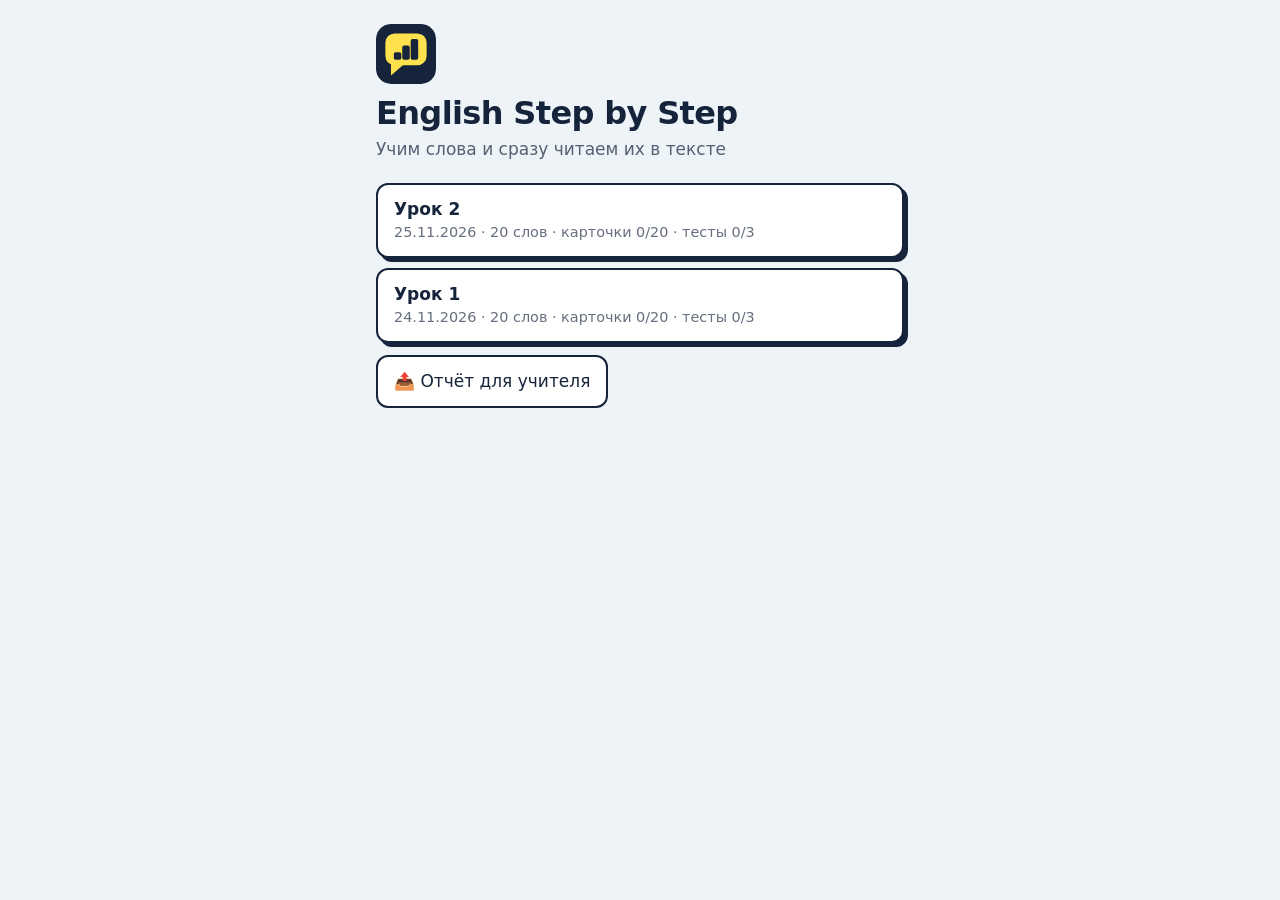
<file: index.html>
<!doctype html>
<html lang="ru">
<head>
<meta charset="utf-8">
<meta name="viewport" content="width=device-width,initial-scale=1,viewport-fit=cover">
<meta name="theme-color" content="#eef3f8">
<title>English Step by Step</title>
<link rel="icon" type="image/svg+xml" href="data:image/svg+xml,%3Csvg%20xmlns%3D%22http%3A//www.w3.org/2000/svg%22%20viewBox%3D%220%200%2064%2064%22%3E%3Crect%20width%3D%2264%22%20height%3D%2264%22%20rx%3D%2216%22%20fill%3D%22%2315233b%22/%3E%3Crect%20x%3D%2210%22%20y%3D%2210%22%20width%3D%2244%22%20height%3D%2234%22%20rx%3D%2210%22%20fill%3D%22%23ffe14d%22/%3E%3Cpath%20d%3D%22M16%2040%20L16%2055%20L32%2041%20Z%22%20fill%3D%22%23ffe14d%22/%3E%3Crect%20x%3D%2219%22%20y%3D%2230%22%20width%3D%228%22%20height%3D%228%22%20rx%3D%222%22%20fill%3D%22%2315233b%22/%3E%3Crect%20x%3D%2228%22%20y%3D%2223%22%20width%3D%228%22%20height%3D%2215%22%20rx%3D%222%22%20fill%3D%22%2315233b%22/%3E%3Crect%20x%3D%2237%22%20y%3D%2216%22%20width%3D%228%22%20height%3D%2222%22%20rx%3D%222%22%20fill%3D%22%2315233b%22/%3E%3C/svg%3E">
<link rel="icon" type="image/png" sizes="32x32" href="[data-uri]">
<link rel="apple-touch-icon" href="[data-uri]">
<style>
:root{--ink:#15233b;--paper:#eef3f8;--mark:#ffe14d;--good:#1f9d6b;--bad:#d64550;--line:#c9d4e3}
*{box-sizing:border-box}
html{background:var(--paper)}
body{margin:0;font:17px/1.5 system-ui,-apple-system,"Segoe UI",sans-serif;color:var(--ink);background:var(--paper)}
main{max-width:560px;margin:0 auto;padding:20px 16px 48px}
h1{font-size:2rem;line-height:1.1;margin:12px 0 6px;font-weight:800;letter-spacing:-.02em}
h2{font-size:1.4rem;margin:8px 0 14px}
header p,.sub{margin:0 0 20px;opacity:.7}
button,input{font:inherit;color:inherit}
button{cursor:pointer;border:2px solid var(--ink);background:#fff;border-radius:12px;padding:12px 16px;text-align:left}
button:active{transform:translateY(1px)}
button:focus-visible,input:focus-visible{outline:3px solid var(--mark);outline-offset:2px}
.list{display:grid;gap:10px}
.card{display:flex;justify-content:space-between;align-items:center;width:100%;box-shadow:4px 4px 0 var(--ink)}
.card small{display:block;opacity:.65;font-size:.9rem}.card em{font-style:normal;font-weight:700;background:var(--mark);padding:2px 10px;border-radius:8px;margin-left:8px}
.card.done{background:var(--mark)}
.back{border:0;background:none;padding:6px 0;margin-bottom:6px;font-weight:600}
.modes{display:grid;gap:10px}
.mode{display:flex;gap:12px;align-items:center;width:100%;box-shadow:4px 4px 0 var(--ink)}
.mode i{font-style:normal;font-size:1.6rem}
.mode b{display:block}
.mode small{opacity:.65}
.mode em{margin-left:auto;font-style:normal;font-weight:700}
.flash{display:grid;grid-template-columns:1fr 1fr;gap:10px}
.flash button{min-height:84px;display:flex;flex-direction:column;justify-content:center;gap:2px}
.flash b{font-size:1.15rem}
.flash small{opacity:.8}
.bar{height:10px;border:2px solid var(--ink);border-radius:9px;background:#fff;margin:6px 0 22px;overflow:hidden}
.bar i{display:block;height:100%;background:var(--ink);transition:width .25s}
.big{font-size:1.7rem;font-weight:800;line-height:1.25;margin:0 0 6px}
.hint{opacity:.65;margin:0 0 16px}
.opts{display:grid;gap:10px;margin-top:16px}
.opts button.ok,.ok{border-color:var(--good);background:#e2f5ec}
.opts button.no,.no{border-color:var(--bad);background:#fbe6e8}
input{width:100%;margin:12px 0;padding:14px;border:2px solid var(--ink);border-radius:12px;background:#fff;font-size:1.2rem}
.main{width:100%;background:var(--ink);color:#fff;text-align:center;font-weight:700}
.ghost{margin-bottom:8px}
#fb{min-height:1.6em;font-weight:700;margin:12px 0}
.read{font:1.25rem/1.8 Georgia,"Times New Roman",serif;background:#fff;border:2px solid var(--ink);border-radius:14px;padding:18px;box-shadow:4px 4px 0 var(--ink)}
.read mark{background:linear-gradient(transparent 38%,var(--mark) 38%);color:inherit;padding:0 2px;cursor:pointer;font-weight:700}
#tip{min-height:3em;margin:14px 0;font-weight:700}
.row{display:flex;gap:10px;flex-wrap:wrap;margin-top:12px}
.score{font-size:3rem;font-weight:800;margin:10px 0}
@media (prefers-reduced-motion:reduce){*{transition:none!important}}
.flash button.seen{background:#e2f5ec;border-color:var(--good)}
.rep{white-space:pre-wrap;font:1rem/1.6 inherit;background:#fff;border:2px solid var(--ink);border-radius:12px;padding:14px;margin:0 0 14px}
.row .main{width:auto}
textarea{width:100%;font:inherit;padding:12px;border:2px solid var(--ink);border-radius:12px;background:#fff;margin:4px 0 14px;min-height:90px}
label{font-weight:700;display:block}
.out{white-space:pre-wrap;word-break:break-word;font:.9rem/1.5 ui-monospace,Consolas,monospace;background:#fff;border:2px solid var(--ink);border-radius:12px;padding:12px;margin-top:16px}
[hidden]{display:none!important}
html{-webkit-text-size-adjust:100%}
button{touch-action:manipulation;-webkit-tap-highlight-color:transparent}
main{padding-bottom:calc(48px + env(safe-area-inset-bottom))}
.card,.mode{min-height:60px}
.opts button{padding:16px}
.dock{position:sticky;bottom:0;padding:10px 0 calc(10px + env(safe-area-inset-bottom));background:var(--paper)}
.dock .main{padding:16px;font-size:1.1rem}
#cnt{position:sticky;top:0;z-index:2;background:var(--paper);padding:8px 0;margin:0 0 8px;opacity:1;font-weight:600}
@media (max-width:420px){main{padding:14px 12px 40px}h1{font-size:1.7rem}.big{font-size:1.5rem}.read{font-size:1.15rem;padding:14px}.flash{gap:8px}}
.logo{width:60px;height:60px;display:block;margin:4px 0 6px;border-radius:14px}
</style>
</head>
<body>
<main id="app"></main>
<!-- Содержимое уроков лежит в data.js. Версия в конце адреса нужна, чтобы после правки на GitHub страница сразу показывала новое. -->
<script>document.write('<script src="data.js?v='+Date.now()+'"><\/script>');</script>
<script>
(function(){
var A=window.APP,root=document.getElementById('app'),T=A.theme||{};
for(var k in T)document.documentElement.style.setProperty('--'+(k==='accent'?'ink':k),T[k]);
document.title=A.title;
var LOGO='<svg class="logo" xmlns="http://www.w3.org/2000/svg" viewBox="0 0 64 64" role="img" aria-label="English Step by Step"><rect width="64" height="64" rx="16" fill="#15233b"/><rect x="10" y="10" width="44" height="34" rx="10" fill="#ffe14d"/><path d="M16 40 L16 55 L32 41 Z" fill="#ffe14d"/><rect x="19" y="30" width="8" height="8" rx="2" fill="#15233b"/><rect x="28" y="23" width="8" height="15" rx="2" fill="#15233b"/><rect x="37" y="16" width="8" height="22" rx="2" fill="#15233b"/></svg>';
var sh=function(a){return a.slice().sort(function(){return Math.random()-.5})};
var norm=function(s){return s.trim().toLowerCase().replace(/[.,!?"“”]/g,'')};
function speak(t){try{speechSynthesis.cancel();var u=new SpeechSynthesisUtterance(t);u.lang='en-US';u.rate=.85;speechSynthesis.speak(u)}catch(e){}}
function today(){var d=new Date();return d.getFullYear()+'-'+('0'+(d.getMonth()+1)).slice(-2)+'-'+('0'+d.getDate()).slice(-2)}
function fmt(d){var p=(d||'').split('-');return p.length===3?p[2]+'.'+p[1]+'.'+p[0]:''}
var P={};try{P=JSON.parse(localStorage.getItem('eng-p')||'{}')}catch(e){}
function store(){try{localStorage.setItem('eng-p',JSON.stringify(P))}catch(e){}}
function save(k,v){if((P[k]||0)<v){P[k]=v;store()}}
function K(i){var L=A.lessons[i];return L.id||L.title}
function seen(i){var s=P['seen:'+K(i)]||[];return A.lessons[i].words.filter(function(w){return s.indexOf(w.en)>=0}).length}
function markSeen(i,en){var s=P['seen:'+K(i)]||[];if(s.indexOf(en)<0){s.push(en);P['seen:'+K(i)]=s;store()}}
function pc(i,m){var v=P[K(i)+'-'+m];return v==null?'—':v+'%'}
(function(){var d=P.days||[];if(d.indexOf(today())<0){d.push(today());P.days=d;store()}})();
function rx(W,f){return new RegExp('\\b('+W.map(function(w){return w.en}).join('|')+')(s|es|ed|d|ing)?\\b',f)}
function on(sel,fn){root.querySelectorAll(sel).forEach(function(b){b.onclick=function(){fn(b)}})}
var MODES=[['learn','📖','Слова','Карточки: нажми — увидишь перевод'],['read','📚','Читаем','Текст с этими словами'],['quiz','🎯','Выбери перевод','Слово → правильный перевод'],['gap','🧩','Вставь слово','Пропуски в тексте урока'],['listen','🎧','Слушай и пиши','Услышь слово и напиши его']];
var TESTS=['quiz','gap','listen'];
function order(){return A.lessons.map(function(_,i){return i}).sort(function(a,b){var x=A.lessons[a].date||'',y=A.lessons[b].date||'';return x<y?1:x>y?-1:b-a})}

function home(){
  root.innerHTML='<header>'+LOGO+'<h1>'+A.title+'</h1><p>'+A.subtitle+'</p></header><div class="list">'+
  order().map(function(i){var l=A.lessons[i],n=l.words.length,s=seen(i),d=TESTS.filter(function(m){return (P[K(i)+'-'+m]||0)>=80}).length;
    return '<button class="card'+(s>=n&&d===TESTS.length?' done':'')+'" data-i="'+i+'"><span><b>'+l.title+'</b><small>'+(l.date?fmt(l.date)+' · ':'')+n+' слов · карточки '+s+'/'+n+' · тесты '+d+'/'+TESTS.length+'</small></span>'+(l.date===today()?'<em>Сегодня</em>':'')+'</button>'}).join('')+
  '</div><div class="row"><button class="ghost" id="rp">📤 Отчёт для учителя</button></div>';
  on('[data-i]',function(b){menu(+b.dataset.i)});
  document.getElementById('rp').onclick=report;
}
function report(){
  var t='Отчёт · '+A.title+' · '+fmt(today())+'\nДней занятий: '+(P.days||[]).length+'\n';
  order().forEach(function(i){var l=A.lessons[i],n=l.words.length,s=seen(i);
    t+='\n'+l.title+(l.date?' ('+fmt(l.date)+')':'')+': карточки '+s+'/'+n+(s>=n?' ✅':'')+' · выбор '+pc(i,'quiz')+' · пропуски '+pc(i,'gap')+' · слух '+pc(i,'listen')});
  root.innerHTML='<button class="back" id="bk">← Все уроки</button><h2>Отчёт</h2><pre class="rep" id="rt"></pre><div class="row"><button class="main" id="sd">Отправить</button><button id="cp">Скопировать</button></div><p id="fb"></p>';
  document.getElementById('rt').textContent=t;
  document.getElementById('bk').onclick=home;
  var fb=document.getElementById('fb');
  function cp(){try{navigator.clipboard.writeText(t).then(function(){fb.textContent='Скопировано — вставь в Telegram'},function(){fb.textContent='Выдели текст выше и скопируй вручную'})}catch(e){fb.textContent='Выдели текст выше и скопируй вручную'}}
  document.getElementById('cp').onclick=cp;
  document.getElementById('sd').onclick=function(){if(navigator.share){navigator.share({text:t}).catch(function(){})}else cp()};
}
function menu(i){
  var L=A.lessons[i];
  root.innerHTML='<button class="back" id="bk">← Все уроки</button><h2>'+L.title+'</h2><div class="modes">'+
  MODES.map(function(m){var e='';if(m[0]==='learn')e=seen(i)+'/'+L.words.length;else if(m[0]==='read')e=P[K(i)+'-read']?'✓':'';else if(P[K(i)+'-'+m[0]]!=null)e=P[K(i)+'-'+m[0]]+'%';
    return '<button class="mode" data-m="'+m[0]+'"><i>'+m[1]+'</i><span><b>'+m[2]+'</b><small>'+m[3]+'</small></span><em>'+e+'</em></button>'}).join('')+'</div>';
  document.getElementById('bk').onclick=home;
  on('[data-m]',function(b){var m=b.dataset.m;m==='learn'?learn(i):m==='read'?read(i):run(i,m)});
}
function back(i){return '<button class="back" id="bk">← '+A.lessons[i].title+'</button>'}
function learn(i){
  var W=A.lessons[i].words;
  root.innerHTML=back(i)+'<h2>Слова</h2><p class="sub" id="cnt"></p><div class="flash">'+W.map(function(w,j){return '<button data-j="'+j+'"><b>'+w.en+'</b><small></small></button>'}).join('')+'</div>';
  document.getElementById('bk').onclick=function(){menu(i)};
  var cnt=document.getElementById('cnt');
  function upd(){var s=seen(i);cnt.textContent=s>=W.length?'✅ Все карточки просмотрены':'Просмотрено '+s+' из '+W.length+'. Нажми на карточку — увидишь перевод.'}
  var P0=P['seen:'+K(i)]||[];
  root.querySelectorAll('[data-j]').forEach(function(b){if(P0.indexOf(W[+b.dataset.j].en)>=0)b.className='seen'});
  upd();
  on('[data-j]',function(b){var w=W[+b.dataset.j],s=b.querySelector('small');s.textContent=s.textContent?'':w.tr;speak(w.en);if(s.textContent){markSeen(i,w.en);b.className='seen';upd()}});
}
function read(i){
  var L=A.lessons[i],W=L.words;
  var html=L.text.replace(rx(W,'gi'),function(m,b){var w=W.filter(function(x){return x.en.toLowerCase()===b.toLowerCase()})[0];return '<mark data-t="'+b.toLowerCase()+' — '+w.tr+'">'+m+'</mark>'});
  root.innerHTML=back(i)+'<h2>Читаем</h2><p class="sub">Выделенные слова — из урока. Нажми на слово, чтобы увидеть перевод.</p><div class="read">'+html+'</div><div id="tip"></div><div class="row"><button id="rd">🔊 Прочитать вслух</button><button id="tr">Показать перевод текста</button></div><p id="trt" class="hint"></p>';
  document.getElementById('bk').onclick=function(){menu(i)};
  on('mark',function(m){document.getElementById('tip').textContent=m.dataset.t;speak(m.textContent)});
  document.getElementById('rd').onclick=function(){speak(L.text)};
  document.getElementById('tr').onclick=function(){var e=document.getElementById('trt');e.textContent=e.textContent?'':L.textTr};
  save(K(i)+'-read',100);
}
function qs(i,mode){
  var L=A.lessons[i],W=L.words,all=A.lessons.reduce(function(a,l){return a.concat(l.words)},[]);
  if(mode==='quiz')return sh(W).map(function(w){var o=sh(all.filter(function(x){return x.tr!==w.tr})).slice(0,3).map(function(x){return x.tr});return{p:w.en,say:w.en,t:'c',a:w.tr,o:sh(o.concat(w.tr))}});
  if(mode==='listen')return sh(W).map(function(w){return{p:'Послушай и напиши',say:w.en,auto:1,t:'w',a:w.en}});
  var out=[];(L.text.match(/[^.!?]+[.!?]+["”]?\s*/g)||[]).forEach(function(s){
    var m=s.match(rx(W,'i'));if(!m)return;
    var w=W.filter(function(x){return x.en.toLowerCase()===m[1].toLowerCase()})[0];
    out.push({p:s.replace(m[0],'_____').trim(),t:'w',a:m[0],h:'Подсказка: '+w.tr})});
  return sh(out);
}
function run(i,mode){
  var Q=qs(i,mode),n=0,sc=0;
  if(!Q.length){root.innerHTML=back(i)+'<p>В тексте урока нет слов из списка — добавь их в text.</p>';document.getElementById('bk').onclick=function(){menu(i)};return}
  function show(){
    if(n>=Q.length){var p=Math.round(sc/Q.length*100);save(K(i)+'-'+mode,p);document.onkeydown=null;
      root.innerHTML='<h2>Готово!</h2><div class="score">'+sc+' / '+Q.length+'</div><p>'+(p>=80?'Отлично, урок идёт хорошо.':'Повтори слова и попробуй ещё раз.')+'</p><div class="row"><button id="again">Ещё раз</button><button id="mn">В меню урока</button></div>';
      document.getElementById('again').onclick=function(){run(i,mode)};document.getElementById('mn').onclick=function(){menu(i)};return}
    var q=Q[n],done=false;
    root.innerHTML=back(i)+'<div class="bar"><i style="width:'+n/Q.length*100+'%"></i></div><p class="big">'+q.p+'</p>'+(q.say?'<button class="ghost" id="sp">🔊 Послушать</button>':'')+(q.h?'<p class="hint">'+q.h+'</p>':'')+
      (q.t==='c'?'<div class="opts">'+q.o.map(function(o){return '<button data-o="'+o+'">'+o+'</button>'}).join('')+'</div>':'<input id="in" autocomplete="off" autocapitalize="off" spellcheck="false" placeholder="Напиши по-английски">')+'<p id="fb"></p><div class="dock">'+(q.t==='c'?'':'<button class="main" id="ok">Проверить</button>')+'<button class="main" id="nx" hidden>Дальше</button></div>';
    document.getElementById('bk').onclick=function(){document.onkeydown=null;menu(i)};
    var fb=document.getElementById('fb'),nx=document.getElementById('nx');
    function fin(good){done=true;if(good)sc++;fb.textContent=good?'Верно!':'Правильно: '+q.a;fb.className=good?'ok':'no';fb.style.background='none';var okb=document.getElementById('ok');if(okb)okb.hidden=true;nx.hidden=false;nx.focus()}
    nx.onclick=function(){n++;show()};
    if(q.say){document.getElementById('sp').onclick=function(){speak(q.say)};if(q.auto)setTimeout(function(){speak(q.say)},300)}
    if(q.t==='c'){on('[data-o]',function(b){if(done)return;var good=b.dataset.o===q.a;b.className=good?'ok':'no';root.querySelectorAll('[data-o]').forEach(function(x){if(x.dataset.o===q.a)x.className='ok'});fin(good)})}
    else{var inp=document.getElementById('in');inp.focus();
      var chk=function(){if(done||!inp.value.trim())return;inp.disabled=true;fin(norm(inp.value)===norm(q.a))};
      document.getElementById('ok').onclick=chk;
      inp.onkeydown=function(e){if(e.key==='Enter')chk()};
      document.onkeydown=function(e){if(e.key==='Enter'&&done)nx.click()}}
  }
  show();
}
home();
})();

</script>
</body>
</html>
</file>
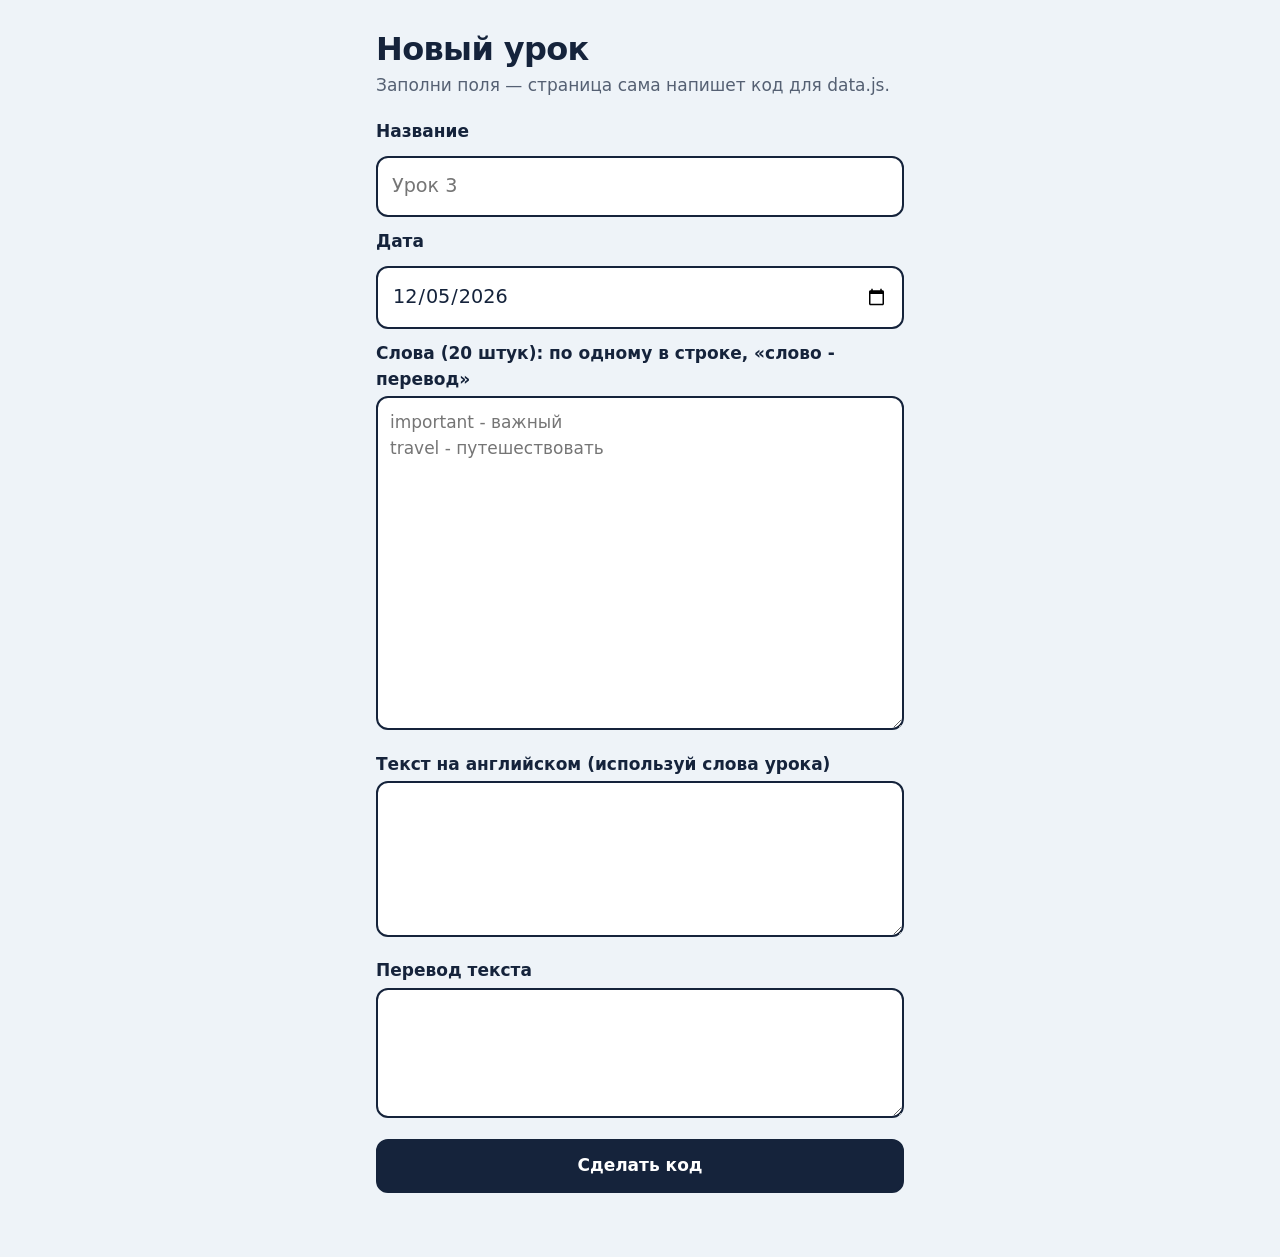
<file: admin.html>
<!doctype html>
<html lang="ru">
<head>
<meta charset="utf-8">
<meta name="viewport" content="width=device-width,initial-scale=1">
<title>Новый урок</title>
<style>
:root{--ink:#15233b;--paper:#eef3f8;--mark:#ffe14d;--good:#1f9d6b;--bad:#d64550;--line:#c9d4e3}
*{box-sizing:border-box}
html{background:var(--paper)}
body{margin:0;font:17px/1.5 system-ui,-apple-system,"Segoe UI",sans-serif;color:var(--ink);background:var(--paper)}
main{max-width:560px;margin:0 auto;padding:20px 16px 48px}
h1{font-size:2rem;line-height:1.1;margin:12px 0 6px;font-weight:800;letter-spacing:-.02em}
h2{font-size:1.4rem;margin:8px 0 14px}
header p,.sub{margin:0 0 20px;opacity:.7}
button,input{font:inherit;color:inherit}
button{cursor:pointer;border:2px solid var(--ink);background:#fff;border-radius:12px;padding:12px 16px;text-align:left}
button:active{transform:translateY(1px)}
button:focus-visible,input:focus-visible{outline:3px solid var(--mark);outline-offset:2px}
.list{display:grid;gap:10px}
.card{display:flex;justify-content:space-between;align-items:center;width:100%;box-shadow:4px 4px 0 var(--ink)}
.card small{display:block;opacity:.65;font-size:.9rem}.card em{font-style:normal;font-weight:700;background:var(--mark);padding:2px 10px;border-radius:8px;margin-left:8px}
.card.done{background:var(--mark)}
.back{border:0;background:none;padding:6px 0;margin-bottom:6px;font-weight:600}
.modes{display:grid;gap:10px}
.mode{display:flex;gap:12px;align-items:center;width:100%;box-shadow:4px 4px 0 var(--ink)}
.mode i{font-style:normal;font-size:1.6rem}
.mode b{display:block}
.mode small{opacity:.65}
.mode em{margin-left:auto;font-style:normal;font-weight:700}
.flash{display:grid;grid-template-columns:1fr 1fr;gap:10px}
.flash button{min-height:84px;display:flex;flex-direction:column;justify-content:center;gap:2px}
.flash b{font-size:1.15rem}
.flash small{opacity:.8}
.bar{height:10px;border:2px solid var(--ink);border-radius:9px;background:#fff;margin:6px 0 22px;overflow:hidden}
.bar i{display:block;height:100%;background:var(--ink);transition:width .25s}
.big{font-size:1.7rem;font-weight:800;line-height:1.25;margin:0 0 6px}
.hint{opacity:.65;margin:0 0 16px}
.opts{display:grid;gap:10px;margin-top:16px}
.opts button.ok,.ok{border-color:var(--good);background:#e2f5ec}
.opts button.no,.no{border-color:var(--bad);background:#fbe6e8}
input{width:100%;margin:12px 0;padding:14px;border:2px solid var(--ink);border-radius:12px;background:#fff;font-size:1.2rem}
.main{width:100%;background:var(--ink);color:#fff;text-align:center;font-weight:700}
.ghost{margin-bottom:8px}
#fb{min-height:1.6em;font-weight:700;margin:12px 0}
.read{font:1.25rem/1.8 Georgia,"Times New Roman",serif;background:#fff;border:2px solid var(--ink);border-radius:14px;padding:18px;box-shadow:4px 4px 0 var(--ink)}
.read mark{background:linear-gradient(transparent 38%,var(--mark) 38%);color:inherit;padding:0 2px;cursor:pointer;font-weight:700}
#tip{min-height:3em;margin:14px 0;font-weight:700}
.row{display:flex;gap:10px;flex-wrap:wrap;margin-top:12px}
.score{font-size:3rem;font-weight:800;margin:10px 0}
@media (prefers-reduced-motion:reduce){*{transition:none!important}}
.flash button.seen{background:#e2f5ec;border-color:var(--good)}
.rep{white-space:pre-wrap;font:1rem/1.6 inherit;background:#fff;border:2px solid var(--ink);border-radius:12px;padding:14px;margin:0 0 14px}
.row .main{width:auto}
textarea{width:100%;font:inherit;padding:12px;border:2px solid var(--ink);border-radius:12px;background:#fff;margin:4px 0 14px;min-height:90px}
label{font-weight:700;display:block}
.out{white-space:pre-wrap;word-break:break-word;font:.9rem/1.5 ui-monospace,Consolas,monospace;background:#fff;border:2px solid var(--ink);border-radius:12px;padding:12px;margin-top:16px}
[hidden]{display:none!important}
html{-webkit-text-size-adjust:100%}
button{touch-action:manipulation;-webkit-tap-highlight-color:transparent}
main{padding-bottom:calc(48px + env(safe-area-inset-bottom))}
.card,.mode{min-height:60px}
.opts button{padding:16px}
.dock{position:sticky;bottom:0;padding:10px 0 calc(10px + env(safe-area-inset-bottom));background:var(--paper)}
.dock .main{padding:16px;font-size:1.1rem}
#cnt{position:sticky;top:0;z-index:2;background:var(--paper);padding:8px 0;margin:0 0 8px;opacity:1;font-weight:600}
@media (max-width:420px){main{padding:14px 12px 40px}h1{font-size:1.7rem}.big{font-size:1.5rem}.read{font-size:1.15rem;padding:14px}.flash{gap:8px}}
.logo{width:60px;height:60px;display:block;margin:4px 0 6px;border-radius:14px}
</style>
</head>
<body>
<main>
<h1>Новый урок</h1>
<p class="sub">Заполни поля — страница сама напишет код для data.js.</p>
<label for="title">Название</label><input id="title" placeholder="Урок 3">
<label for="date">Дата</label><input id="date" type="date">
<label for="w">Слова (20 штук): по одному в строке, «слово - перевод»</label>
<textarea id="w" rows="12" placeholder="important - важный&#10;travel - путешествовать"></textarea>
<label for="t">Текст на английском (используй слова урока)</label>
<textarea id="t" rows="5"></textarea>
<label for="tt">Перевод текста</label>
<textarea id="tt" rows="4"></textarea>
<button class="main" id="go">Сделать код</button>
<p id="warn" class="hint"></p>
<pre class="out" id="out" hidden></pre>
<div class="row"><button id="cp" hidden>Скопировать код</button></div>
</main>
<script>
var $=function(i){return document.getElementById(i)};
var d=new Date();$('date').value=d.getFullYear()+'-'+('0'+(d.getMonth()+1)).slice(-2)+'-'+('0'+d.getDate()).slice(-2);
$('go').onclick=function(){
  var words=$('w').value.split('\n').map(function(l){var m=l.trim().match(/^(.+?)(?:\s+[-–—]\s+|\s*[=:]\s*)(.+)$/);return m?{en:m[1].trim(),tr:m[2].trim()}:null}).filter(Boolean);
  if(!words.length){$('warn').textContent='Добавь хотя бы одно слово в формате «слово - перевод».';return}
  var text=$('t').value.trim(),miss=words.filter(function(w){return !new RegExp('\\b'+w.en+'(s|es|ed|d|ing)?\\b','i').test(text)}).map(function(w){return w.en});
  $('warn').textContent=miss.length?'Этих слов нет в тексте: '+miss.join(', ')+'. Урок будет работать, но в режимах «Читаем» и «Вставь слово» их не будет.':'';
  var lesson={id:$('date').value+'-'+Date.now().toString(36).slice(-4),title:$('title').value.trim()||'Новый урок',date:$('date').value,words:words,text:text,textTr:$('tt').value.trim()};
  $('out').textContent=',\n'+JSON.stringify(lesson,null,2);$('out').hidden=false;$('cp').hidden=false;
};
$('cp').onclick=function(){try{navigator.clipboard.writeText($('out').textContent);$('cp').textContent='Скопировано ✓'}catch(e){$('cp').textContent='Выдели код и скопируй вручную'}};
</script>
</body>
</html>
</file>
